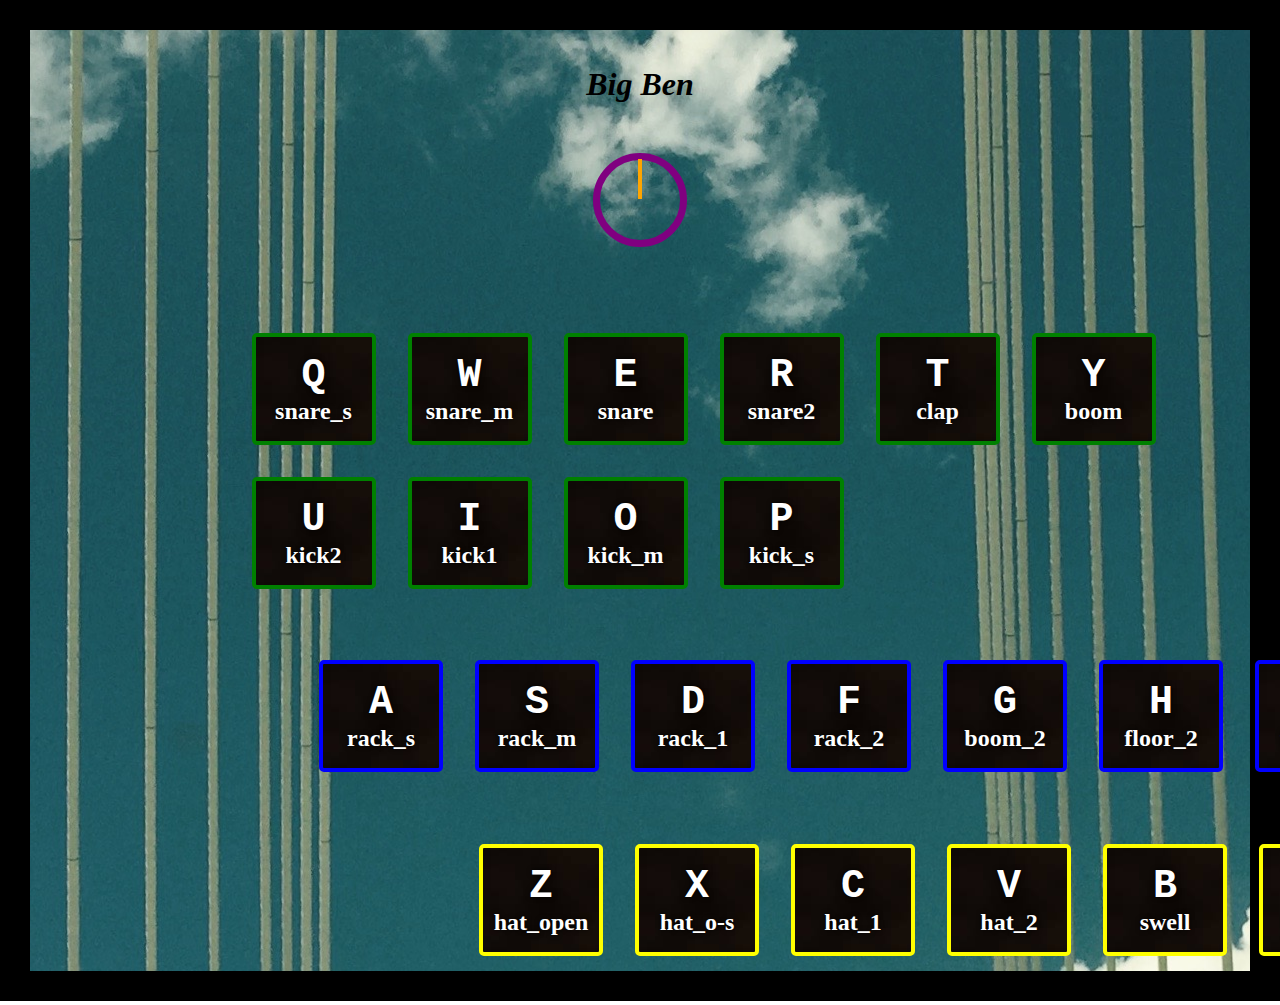
<file: views/index.html>
<!DOCTYPE HTML>
<html lang="en">

<head>
    <meta charset="UTF-8">
    <title>JS Drum Kit</title>
    <link rel="stylesheet" href="style.css">
</head>
<body>
  <h1>Big Ben</h1>
    <div class="clock">
      <div class="clock-face">
        <div class="hand hour-hand"></div>
          <div class="hand min-hand"></div>
          <div class="hand second-hand"></div>
        </div>
      </div>

  <div class="keys">
    <h2>
    <div data-key="81" class="key">
      <kbd>Q</kbd>
      <span class"sound">snare_s</span>
    </div>

    <div data-key="87" class="key">
      <kbd>W</kbd>
      <span class"sound">snare_m</span>
    </div>

        <div data-key="69" class="key">
          <kbd>E</kbd>
          <span class"sound">snare</span>
        </div>

        <div data-key="82" class="key">
          <kbd>R</kbd>
          <span class"sound">snare2</span>
        </div>

        <div data-key="84" class="key">
          <kbd>T</kbd>
          <span class"sound">clap</span>
        </div>

        <div data-key="89" class="key">
          <kbd>Y</kbd>
          <span class"sound">boom</span>
        </div>

          <div data-key="85" class="key">
            <kbd>U</kbd>
            <span class"sound">kick2</span>
          </div>

            <div data-key="73" class="key">
              <kbd>I</kbd>
              <span class"sound">kick1</span>
            </div>

            <div data-key="79" class="key">
              <kbd>O</kbd>
              <span class"sound">kick_m</span>
            </div>

            <div data-key="80" class="key">
              <kbd>P</kbd>
              <span class"sound">kick_s</span>
            </div>
          </h2>
        </div>


        <div class="keys">
          <h3>
          <div data-key="65" class="key">
            <kbd>A</kbd>
            <span class"sound">rack_s</span>
          </div>

          <div data-key="83" class="key">
            <kbd>S</kbd>
            <span class"sound">rack_m</span>
          </div>

              <div data-key="68" class="key">
                <kbd>D</kbd>
                <span class"sound">rack_1</span>
              </div>

              <div data-key="70" class="key">
                <kbd>F</kbd>
                <span class"sound">rack_2</span>
              </div>

              <div data-key="71" class="key">
                <kbd>G</kbd>
                <span class"sound">boom_2</span>
              </div>

              <div data-key="72" class="key">
                <kbd>H</kbd>
                <span class"sound">floor_2</span>
              </div>

                <div data-key="74" class="key">
                  <kbd>J</kbd>
                  <span class"sound">floor_1</span>
                </div>

                  <div data-key="75" class="key">
                    <kbd>K</kbd>
                    <span class"sound">floor_m</span>
                  </div>

                  <div data-key="76" class="key">
                    <kbd>L</kbd>
                    <span class"sound">floor_s</span>
                  </div>
                </h3>

                <div class="keys">
                  <h4>
                  <div data-key="90" class="key">
                    <kbd>Z</kbd>
                    <span class"sound">hat_open</span>
                  </div>
                  <div data-key="88" class="key">
                    <kbd>X</kbd>
                    <span class"sound">hat_o-s</span>
                  </div>
                  <div data-key="67" class="key">
                    <kbd>C</kbd>
                    <span class"sound">hat_1</span>
                  </div>
                  <div data-key="86" class="key">
                    <kbd>V</kbd>
                    <span class"sound">hat_2</span>
                  </div>
                  <div data-key="66" class="key">
                    <kbd>B</kbd>
                    <span class"sound">swell</span>
                  </div>
                  <div data-key="78" class="key">
                    <kbd>N</kbd>
                    <span class"sound">ride</span>
                  </div>
                  <div data-key="77" class="key">
                    <kbd>M</kbd>
                    <span class"sound">crash</span>
                  </div>
                </h4>

                </div>

                <audio data-key="81" src="sounds/snare/snare-S1.wav"></audio>
                <audio data-key="87" src="sounds/snare/snare-M1.wav"></audio>
                <audio data-key="69" src="sounds/snare/snare-H2.wav"></audio>
                <audio data-key="82" src="sounds/snare/snare-H1.wav"></audio>
                <audio data-key="71" src="sounds/big-boom.wav"></audio>
                <audio data-key="89" src="sounds/boom.wav"></audio>
                <audio data-key="84" src="sounds/clap.wav"></audio>
                <audio data-key="85" src="sounds/kick/kick-H1.wav"></audio>
                <audio data-key="73" src="sounds/kick/kick-H2.wav"></audio>
                <audio data-key="79" src="sounds/kick/kick-M1.wav"></audio>
                <audio data-key="80" src="sounds/kick/kick-S1.wav"></audio>
                <audio data-key="65" src="sounds/toms/rack-S1.wav"></audio>
                <audio data-key="83" src="sounds/toms/rack-M1.wav"></audio>
                <audio data-key="68" src="sounds/toms/rack-H1.wav"></audio>
                <audio data-key="70" src="sounds/toms/rack-H2.wav"></audio>
                <audio data-key="76" src="sounds/toms/floor-S1.wav"></audio>
                <audio data-key="75" src="sounds/toms/floor-M1.wav"></audio>
                <audio data-key="74" src="sounds/toms/floor-H1.wav"></audio>
                <audio data-key="72" src="sounds/toms/floor-H2.wav"></audio>
                <audio data-key="77" src="sounds/cymbals/crash-H1.wav"></audio>
                <audio data-key="78" src="sounds/cymbals/ride-H1.wav"></audio>
                <audio data-key="66" src="sounds/cymbals/swell.wav"></audio>
                <audio data-key="67" src="sounds/hats/closed-1.wav"></audio>
                <audio data-key="86" src="sounds/hats/closed-2.wav"></audio>
                <audio data-key="88" src="sounds/hats/open-close.wav"></audio>
                <audio data-key="90" src="sounds/hats/open.wav"></audio>




  <script>

    function playSound(e) {
    const audio = document.querySelector(`audio[data-key="${e.keyCode}"]`);
    const key = document.querySelector(`.key[data-key="${e.keyCode}"]`);
    console.log(audio);
    if(!audio) return; // stops the function from running
    audio.currentTime = 0; // rewinds to the start
    audio.play();
    key.classList.add('playing');
   };
   function removeTransition(e) {
     if(e.propertyName !== 'transform') return;
     this.classList.remove('playing')
   };
   window.addEventListener('keydown', playSound);
   const keys = document.querySelectorAll('.key');
   keys.forEach(key => key.addEventListener('transitionend', removeTransition));

 const secondHand = document.querySelector('.second-hand');
 const minsHand = document.querySelector('.min-hand');
 const hoursHand = document.querySelector('.hour-hand');
   function setDate() {
     const now = new Date();
     const seconds = now.getSeconds();
     const secondsDegrees = ((seconds / 60) * 360) + 90;
    secondHand.style.transform = `rotate(${secondsDegrees}deg)`;

    const mins = now.getMinutes();
    const minsDegrees = ((mins / 60) * 360) + 90;
     minsHand.style.transform = `rotate(${minsDegrees}deg)`;

    const hours = now.getMinutes();
    const hoursDegrees = ((mins / 12) * 360) + 90;
     hoursHand.style.transform = `rotate(${hoursDegrees}deg)`;
 }

   setInterval(setDate, 1000);

</script>

</body>
</html>
</file>
<file: views/style.css>
html {
  box-shadow: 0 0 0 30px #000 inset;
  padding: 0 -30vh;
  min-height: 100vh;
  background-image: url(skyvibe.jpg);
  background-position: center;
 }
 h1 {
   font-style: italic;
   font-weight: bold;
   text-align: center;
   padding-top: 5vh;
 }
 .clock {
   width: 5rem;
   height: 5rem;
   border: 7px solid purple;
   border-radius: 50%;
   margin: 50px auto;

 }
 .clock-face {
   position: relative;
   width: 100%;
   height: 100%;
   transform: translateY(-3px);
 }
 .hand {
   width: 50%;
   height: 4px;
   background: orange;
   position: absolute;
   top: 50%;
   transform-origin: 100%;
   transform: rotate(90deg);
   transition: all 0.05s;
   transition-timing-function: cubic-bezier(0.1, 2.7, 0.58, 1);

 }

.keys {
  margin-left: 100px;
  padding-left: 6rem;
  padding-top: -90rem;
  align-items: center;
  justify-content: center;
}

.keys h2 {
  display: inline-flex;
  flex-wrap: wrap;
  padding-top: -10%;
  padding-left: 3.5vh;
}

.keys h3 {
  display: inline-flex;
  padding-left: 11vh;
}

.keys h4 {
  display: inline-flex;
  padding-left: 7vh;
}
.key {
  background-image: url(drummer.jpg);
  border:4px solid green;
  border-radius:5px;
  margin:1rem;
  font-size: 1.5rem;
  padding:1rem .5rem;
  transition:all 0.07s;
  width:100px;
  text-align: center;
  color: white;
  flex-basis: auto;
  background: rbga(0, 0, 0, 0.4);
  text-shadow: 0 0 5px black;
}

h3 .key {
  border:4px solid blue;
  border-color: blue;
  font-family: cursive;
}

h4 .key {
  border:4px solid yellow;
  font-family: fantasy;
}

.playing {
  transform:scale(1.1);
  border-color:#ffc600;
  box-shadow: 0 0 10px #ffc600;
}

h3 .playing {
  transform:scale(1.2);
  border-color: grey;
}

h4 .playing {
  transform:scale(1.3);
  border-color: red;
}

kbd {
  display: block;
  font-size: 40px;
}
 .sound {
   font-size: 1.2rem;
   text-transform: uppercase;
   letter-spacing: 1px;
   color:#ffc600
 }
</file>
